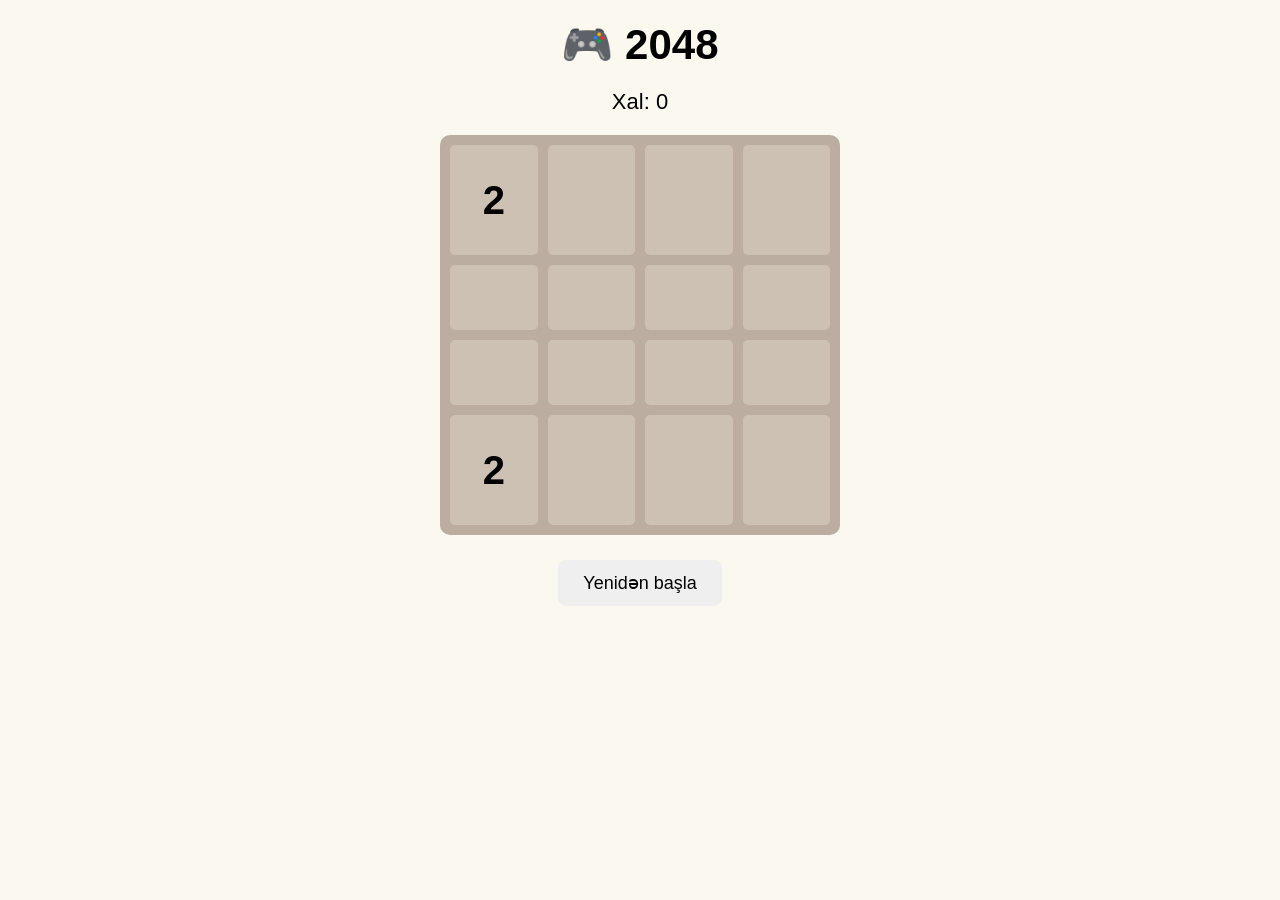
<file: templates/2048.html>
<!DOCTYPE html>
<html lang="az">
<head>

<meta charset="UTF-8">
<meta name="viewport" content="width=device-width, initial-scale=1.0">

<title>2048 Oyunu</title>

<style>

* {
    box-sizing: border-box;
}

html, body {

    margin: 0;
    padding: 0;

    width: 100%;
    height: 100%;

    overflow: hidden;

    touch-action: none;

}


body {

    font-family: Arial, sans-serif;

    text-align: center;

    background: #faf8ef;

}


h1 {

    font-size: 42px;

    margin: 20px 0;

}


#score {

    font-size: 22px;

    margin-bottom: 20px;

}



#board {

    width: min(90vw, 400px);

    height: min(90vw, 400px);

    background: #bbada0;

    margin: auto;

    padding: 10px;

    display: grid;

    grid-template-columns: repeat(4,1fr);

    gap: 10px;

    border-radius: 10px;

}



.tile {

    background: #cdc1b4;

    display: flex;

    align-items: center;

    justify-content: center;

    font-size: clamp(25px,8vw,40px);

    font-weight: bold;

    border-radius: 5px;

}



button {

    margin-top: 25px;

    padding: 12px 25px;

    font-size: 18px;

    border: none;

    border-radius: 8px;

    cursor: pointer;

}


</style>

</head>


<body>


<h1>🎮 2048</h1>


<div id="score">

Xal:
<span id="scoreValue">0</span>

</div>



<div id="board"></div>



<button onclick="restartGame()">

Yenidən başla

</button>



<script src="/static/js/games/2048.js"></script>


</body>

</html>
</file>
